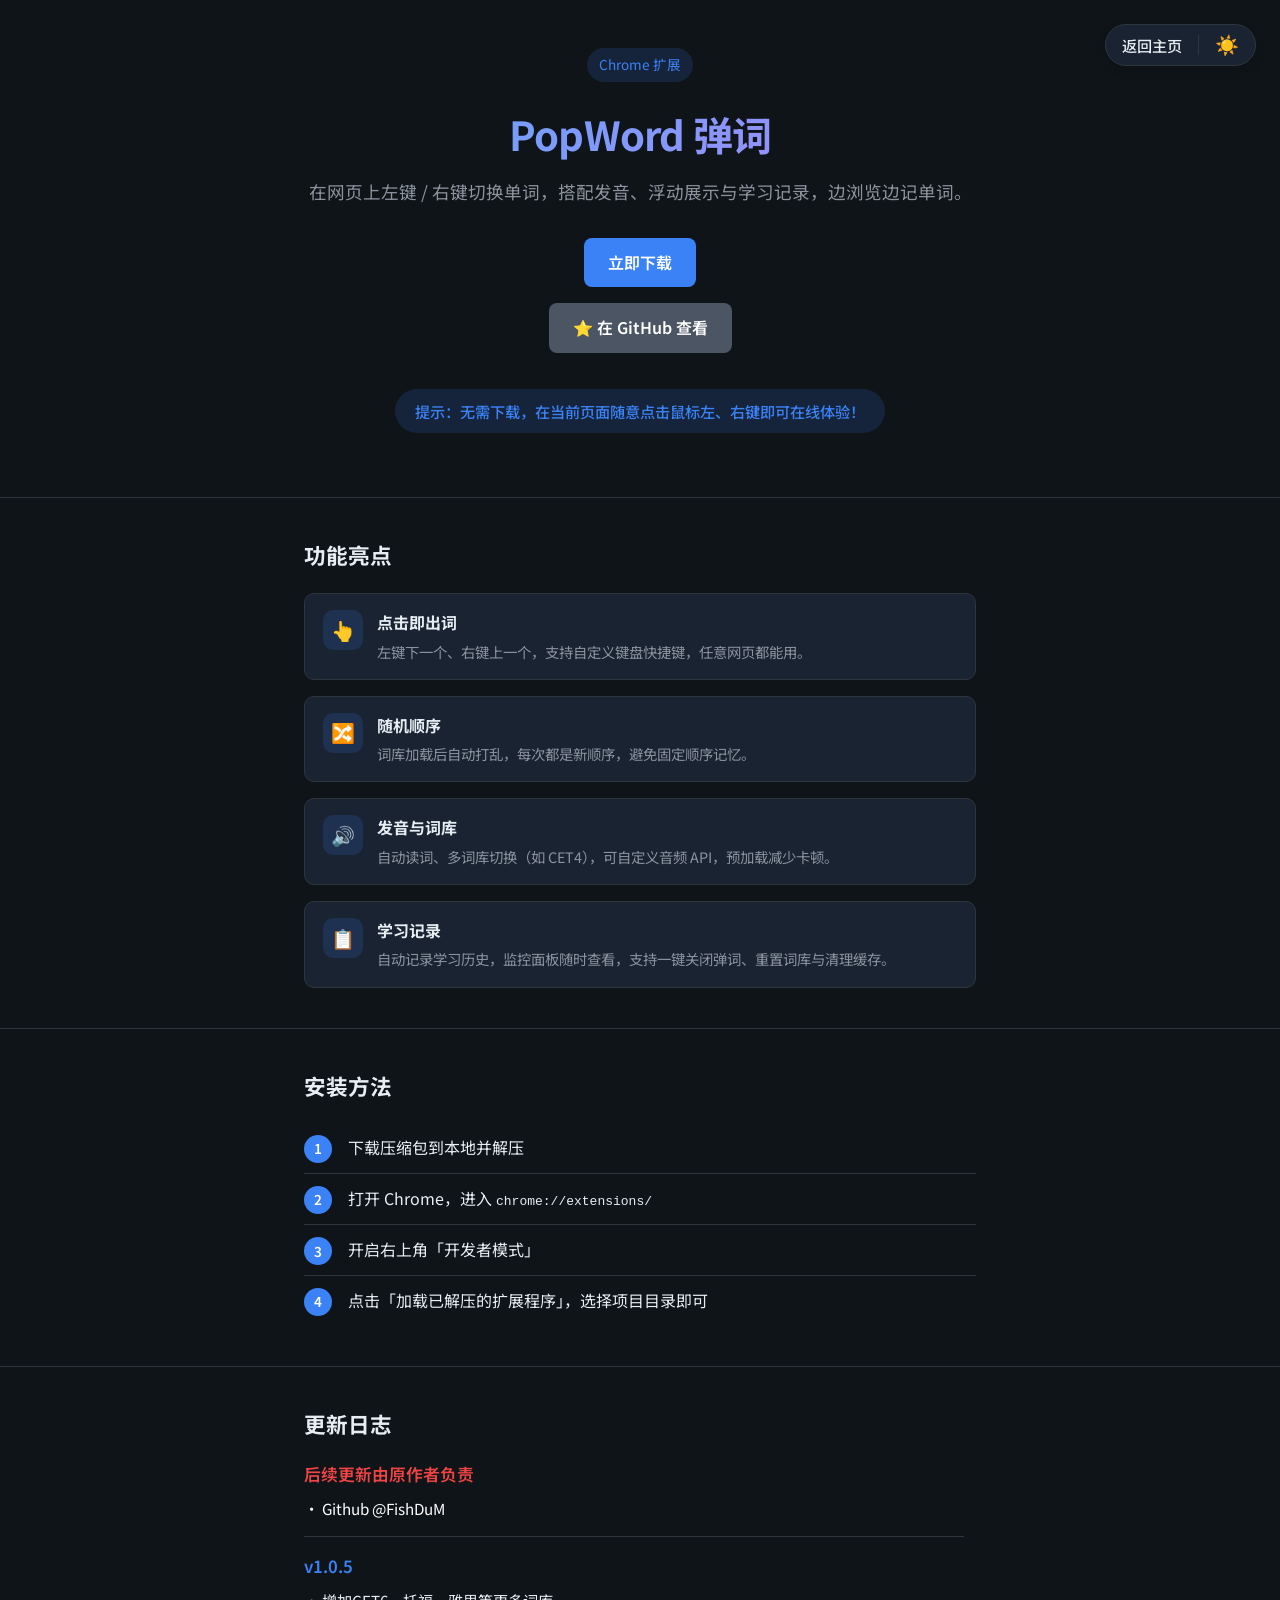
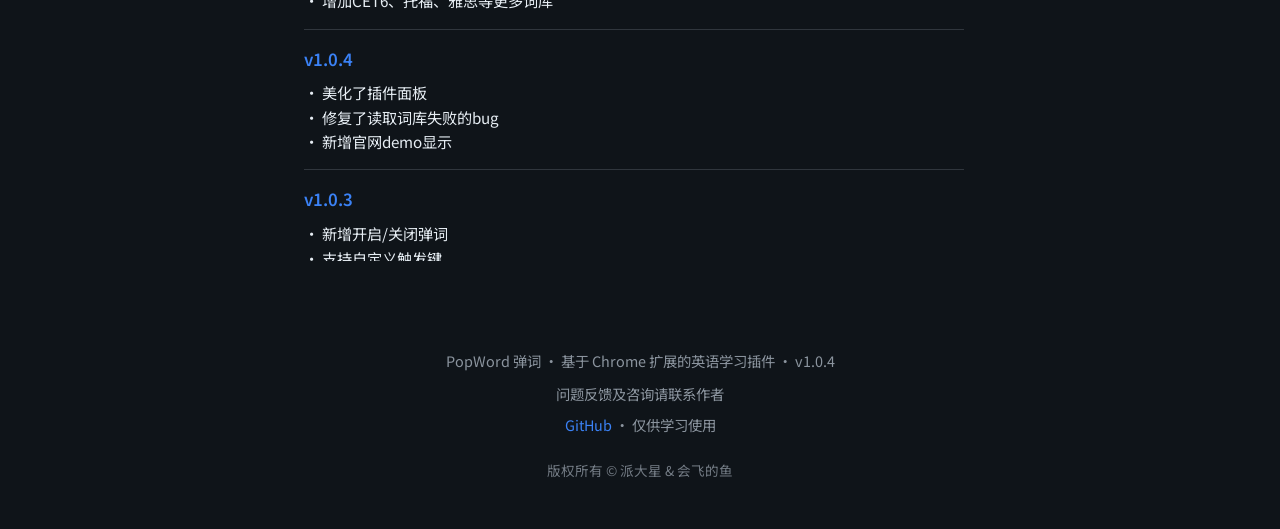
<file: popword/index.html>
<!doctype html>
<html lang="zh-CN">
  <head>
    <meta charset="UTF-8" />
    <meta name="viewport" content="width=device-width, initial-scale=1" />
    <title>PopWord 弹词 - 边浏览网页边记单词</title>
    <link rel="preconnect" href="https://fonts.googleapis.com" />
    <link rel="preconnect" href="https://fonts.gstatic.com" crossorigin />
    <link
      href="https://fonts.googleapis.com/css2?family=Noto+Sans+SC:wght@400;500;600;700&display=swap"
      rel="stylesheet"
    />
    <link rel="icon" href="https://fishdum.github.io/images/logo_white.png" />
    <style>
      :root {
        --bg: #0f1419;
        --surface: #1a2332;
        --accent: #3b82f6;
        --accent-soft: rgba(59, 130, 246, 0.15);
        --green: #22c55e;
        --text: #e6edf3;
        --text-muted: #8b949e;
        --border: #30363d;
      }

      body.light-mode {
        --bg: #f8fafc;
        --surface: #ffffff;
        --accent: #2563eb;
        --accent-soft: rgba(37, 99, 235, 0.1);
        --text: #0f1419;
        --text-muted: #64748b;
        --border: #e2e8f0;
      }

      * {
        box-sizing: border-box;
        margin: 0;
        padding: 0;
      }
      body {
        font-family:
          "Noto Sans SC",
          -apple-system,
          sans-serif;
        background: var(--bg);
        color: var(--text);
        line-height: 1.6;
        min-height: 100vh;
        transition:
          background-color 0.3s,
          color 0.3s;
      }

      .top-controls {
        position: absolute;
        top: 24px;
        right: 24px;
        display: flex;
        align-items: center;
        background: var(--surface);
        border: 1px solid var(--border);
        border-radius: 999px;
        overflow: hidden;
        z-index: 100;
        box-shadow: 0 4px 12px rgba(0, 0, 0, 0.1);
        transition:
          transform 0.2s ease,
          box-shadow 0.2s ease;
      }
      .top-controls:hover {
        transform: translateY(-2px);
        box-shadow: 0 6px 16px rgba(0, 0, 0, 0.15);
      }

      .nav-home {
        padding: 8px 16px;
        color: var(--text);
        text-decoration: none;
        font-size: 0.95rem;
        font-weight: 500;
        display: flex;
        align-items: center;
        gap: 6px;
        transition: background-color 0.2s;
      }
      .nav-home:hover {
        background-color: var(--accent-soft);
      }

      .control-divider {
        width: 1px;
        height: 20px;
        background-color: var(--border);
      }

      .theme-toggle {
        padding: 8px 16px;
        background: transparent;
        border: none;
        color: var(--text);
        font-size: 1.2rem;
        cursor: pointer;
        display: flex;
        align-items: center;
        justify-content: center;
        transition: background-color 0.2s;
      }
      .theme-toggle:hover {
        background-color: var(--accent-soft);
      }

      .container {
        max-width: 720px;
        margin: 0 auto;
        padding: 0 24px;
      }
      header {
        padding: 48px 0 64px;
        text-align: center;
        position: relative;
      }
      .logo {
        font-size: 2.5rem;
        font-weight: 700;
        letter-spacing: -0.02em;
        margin-bottom: 12px;
        background: linear-gradient(135deg, #60a5fa, #a78bfa);
        -webkit-background-clip: text;
        -webkit-text-fill-color: transparent;
        background-clip: text;
      }

      body.light-mode .logo {
        background: linear-gradient(135deg, #2563eb, #7c3aed);
        -webkit-background-clip: text;
        -webkit-text-fill-color: transparent;
        background-clip: text;
      }

      .tagline {
        font-size: 1.1rem;
        color: var(--text-muted);
        margin-bottom: 32px;
        font-weight: 400;
      }
      .cta {
        display: inline-flex;
        align-items: center;
        justify-content: center;
        gap: 8px;
        padding: 12px 24px;
        background: var(--accent);
        color: #fff;
        text-decoration: none;
        border-radius: 8px;
        font-weight: 600;
        font-size: 1rem;
        transition:
          transform 0.15s,
          box-shadow 0.15s;
      }
      .cta:hover {
        transform: translateY(-1px);
        box-shadow: 0 8px 24px var(--accent-soft);
      }
      .cta.secondary {
        background: var(--surface);
        color: var(--text);
        border: 1px solid var(--border);
      }
      .cta.secondary:hover {
        box-shadow: 0 4px 16px rgba(0, 0, 0, 0.2);
      }

      .cta.gray {
        background: #4b5563;
        color: #fff;
      }
      .cta.gray:hover {
        box-shadow: 0 8px 24px rgba(75, 85, 99, 0.35);
      }

      .hero-badge {
        display: inline-block;
        padding: 6px 12px;
        background: var(--accent-soft);
        color: var(--accent);
        border-radius: 999px;
        font-size: 0.85rem;
        margin-bottom: 20px;
      }

      .demo-hint {
        display: inline-flex;
        align-items: center;
        margin-top: 36px;
        padding: 10px 20px;
        background: var(--accent-soft);
        color: var(--accent);
        border-radius: 999px;
        font-size: 0.95rem;
        font-weight: 500;
        animation: pulse 2s infinite;
        cursor: default;
      }
      @keyframes pulse {
        0% {
          box-shadow: 0 0 0 0 rgba(59, 130, 246, 0.4);
        }
        70% {
          box-shadow: 0 0 0 10px rgba(59, 130, 246, 0);
        }
        100% {
          box-shadow: 0 0 0 0 rgba(59, 130, 246, 0);
        }
      }

      section {
        padding: 40px 0;
        border-top: 1px solid var(--border);
      }
      section h2 {
        font-size: 1.35rem;
        margin-bottom: 20px;
        color: var(--text);
      }
      .features {
        display: grid;
        gap: 16px;
      }
      .feature {
        display: flex;
        align-items: flex-start;
        gap: 14px;
        padding: 16px 18px;
        background: var(--surface);
        border-radius: 10px;
        border: 1px solid var(--border);
        transition:
          background-color 0.3s,
          border-color 0.3s;
      }
      .feature-icon {
        width: 40px;
        height: 40px;
        border-radius: 10px;
        background: var(--accent-soft);
        color: var(--accent);
        display: flex;
        align-items: center;
        justify-content: center;
        font-size: 1.2rem;
        flex-shrink: 0;
      }
      .feature h3 {
        font-size: 1rem;
        margin-bottom: 4px;
      }
      .feature p {
        font-size: 0.9rem;
        color: var(--text-muted);
      }

      .steps {
        list-style: none;
        counter-reset: step;
      }
      .steps li {
        counter-increment: step;
        padding: 12px 0 12px 44px;
        position: relative;
        border-bottom: 1px solid var(--border);
      }
      .steps li:last-child {
        border-bottom: none;
      }
      .steps li::before {
        content: counter(step);
        position: absolute;
        left: 0;
        width: 28px;
        height: 28px;
        background: var(--accent);
        color: #fff;
        border-radius: 50%;
        display: flex;
        align-items: center;
        justify-content: center;
        font-size: 0.85rem;
        font-weight: 600;
      }

      .changelog-box {
        max-height: 400px;
        overflow-y: auto;
        padding-right: 12px;
      }

      .changelog-box::-webkit-scrollbar {
        width: 6px;
      }
      .changelog-box::-webkit-scrollbar-track {
        background: transparent;
      }
      .changelog-box::-webkit-scrollbar-thumb {
        background: var(--border);
        border-radius: 10px;
      }
      .changelog-box::-webkit-scrollbar-thumb:hover {
        background: var(--text-muted);
      }

      .changelog-list {
        list-style: none;
      }
      .changelog-list li {
        padding: 16px 0;
        border-bottom: 1px solid var(--border);
      }
      .changelog-list li:first-child {
        padding-top: 0;
      }
      .changelog-list li:last-child {
        padding-bottom: 0;
        border-bottom: none;
      }

      .version-header {
        display: flex;
        align-items: baseline;
        gap: 12px;
        margin-bottom: 8px;
      }

      .version-badge {
        font-size: 1.05rem;
        font-weight: 600;
      }

      .blue {
        color: var(--accent);
      }
      .red {
        color: #ef4444;
      }
      .changelog-list p {
        font-size: 0.95rem;
        color: var(--text);
        line-height: 1.6;
      }

      footer {
        padding: 48px 0;
        text-align: center;
        color: var(--text-muted);
        font-size: 0.9rem;
      }
      footer a {
        color: var(--accent);
        text-decoration: none;
      }
      footer a:hover {
        text-decoration: underline;
      }

      .btn-group {
        display: flex;
        flex-direction: column;
        align-items: center;
        gap: 16px;
        margin-top: 24px;
      }

      .copyright {
        margin-top: 24px;
        font-size: 0.85rem;
        color: var(--text-muted);
        opacity: 0.8;
      }

      @media (max-width: 600px) {
        .top-controls {
          position: relative;
          top: 0;
          right: 0;
          margin: 24px auto 0;
          width: max-content;
        }
        header {
          padding-top: 32px;
        }
        .demo-hint {
          font-size: 0.85rem;
          padding: 8px 16px;
        }
      }
    </style>
  </head>
  <body>
    <div class="top-controls">
      <a href="http://www.pdxstudio.site/" class="nav-home" title="返回主页"
        >返回主页</a
      >
      <div class="control-divider"></div>
      <button id="theme-toggle" class="theme-toggle" title="切换日间/夜间模式">
        ☀️
      </button>
    </div>

    <header>
      <div class="container">
        <span class="hero-badge">Chrome 扩展</span>
        <h1 class="logo">PopWord 弹词</h1>
        <p class="tagline">
          在网页上左键 /
          右键切换单词，搭配发音、浮动展示与学习记录，边浏览边记单词。
        </p>
        <div class="btn-group">
          <a href="http://www.pdxstudio.site/popword/PopWord_1.0.5.zip" class="cta" target="_self" rel="noopener"
            >立即下载</a
          >
          <a
            href="https://github.com/FishDuM/PopWord"
            class="cta gray"
            target="_blank"
            rel="noopener"
            >⭐ 在 GitHub 查看</a
          >
        </div>
        <div>
          <span class="demo-hint"
            >
            提示：无需下载，在当前页面随意点击鼠标左、右键即可在线体验！</span
          >
        </div>
      </div>
    </header>

    <section>
      <div class="container">
        <h2>功能亮点</h2>
        <div class="features">
          <div class="feature">
            <div class="feature-icon">👆</div>
            <div>
              <h3>点击即出词</h3>
              <p>
                左键下一个、右键上一个，支持自定义键盘快捷键，任意网页都能用。
              </p>
            </div>
          </div>
          <div class="feature">
            <div class="feature-icon">🔀</div>
            <div>
              <h3>随机顺序</h3>
              <p>词库加载后自动打乱，每次都是新顺序，避免固定顺序记忆。</p>
            </div>
          </div>
          <div class="feature">
            <div class="feature-icon">🔊</div>
            <div>
              <h3>发音与词库</h3>
              <p>
                自动读词、多词库切换（如 CET4），可自定义音频
                API，预加载减少卡顿。
              </p>
            </div>
          </div>
          <div class="feature">
            <div class="feature-icon">📋</div>
            <div>
              <h3>学习记录</h3>
              <p>
                自动记录学习历史，监控面板随时查看，支持一键关闭弹词、重置词库与清理缓存。
              </p>
            </div>
          </div>
        </div>
      </div>
    </section>

    <section id="install">
      <div class="container">
        <h2>安装方法</h2>
        <ol class="steps">
          <li>下载压缩包到本地并解压</li>
          <li>打开 Chrome，进入 <code>chrome://extensions/</code></li>
          <li>开启右上角「开发者模式」</li>
          <li>点击「加载已解压的扩展程序」，选择项目目录即可</li>
        </ol>
      </div>
    </section>

    <section id="changelog">
      <div class="container">
        <h2>更新日志</h2>
        <div class="changelog-box">
          <ul class="changelog-list">
            <li>
                <div class="version-header">
                <span class="version-badge red">后续更新由原作者负责</span>
              </div>
              <p style="color: white;">
  • Github  @<a class="author" href="https://github.com/FishDuM" target="_blank" style="color: white; text-decoration: none;">FishDuM</a>
</p>
            </li>
            
            <li>
              <div class="version-header">
                <span class="version-badge blue">v1.0.5</span>
              </div>
              <p>
                • 增加CET6、托福、雅思等更多词库
              </p>
            </li>

            <li>
              <div class="version-header">
                <span class="version-badge blue">v1.0.4</span>
              </div>
              <p>
                • 美化了插件面板<br />• 修复了读取词库失败的bug<br />•
                新增官网demo显示
              </p>
            </li>

            <li>
              <div class="version-header">
                <span class="version-badge blue">v1.0.3</span>
              </div>
              <p>
                • 新增开启/关闭弹词<br />• 支持自定义触发键<br />•
                修复错误的图标格式
              </p>
            </li>

            <li>
              <div class="version-header">
                <span class="version-badge blue">v1.0.2</span>
              </div>
              <p>
                • 优化了音频预加载逻辑，切换单词时发音更流畅。<br />•
                修改了部分错别字和提示文案。
              </p>
            </li>

            <li>
              <div class="version-header">
                <span class="version-badge blue">v1.0.1</span>
              </div>
              <p>• 建立PopWord官网<br />• 为扩展上传ico图标</p>
            </li>

            <li>
              <div class="version-header">
                <span class="version-badge blue">v1.0.0</span>
              </div>
              <p>
                • PopWord 弹词首个版本正式在 GitHub 开源发布！<br />•
                支持基础的发音、四级词库、随机出词等核心功能。
              </p>
            </li>
          </ul>
        </div>
      </div>
    </section>

    <footer>
      <div class="container">
        <p style="margin-bottom: 10px">
          PopWord 弹词 · 基于 Chrome 扩展的英语学习插件 ·  v1.0.4
        </p>
        <p>问题反馈及咨询请联系作者</p>
        <p style="margin-top: 8px">
          <a href="https://github.com/FishDuM">GitHub</a> · 仅供学习使用
        </p>
        <p class="copyright">版权所有 &copy; 派大星 & 会飞的鱼</p>
      </div>
    </footer>

    <script src="./popword.js"></script>
    <script>
      const themeToggleBtn = document.getElementById("theme-toggle");
      const body = document.body;

      const currentTheme = localStorage.getItem("theme");

      if (currentTheme === "light") {
        body.classList.add("light-mode");
        themeToggleBtn.textContent = "🌙";
      }

      themeToggleBtn.addEventListener("click", () => {
        body.classList.toggle("light-mode");

        if (body.classList.contains("light-mode")) {
          themeToggleBtn.textContent = "🌙";
          localStorage.setItem("theme", "light");
        } else {
          themeToggleBtn.textContent = "☀️";
          localStorage.setItem("theme", "dark");
        }
      });
    </script>
  </body>
</html>
</file>
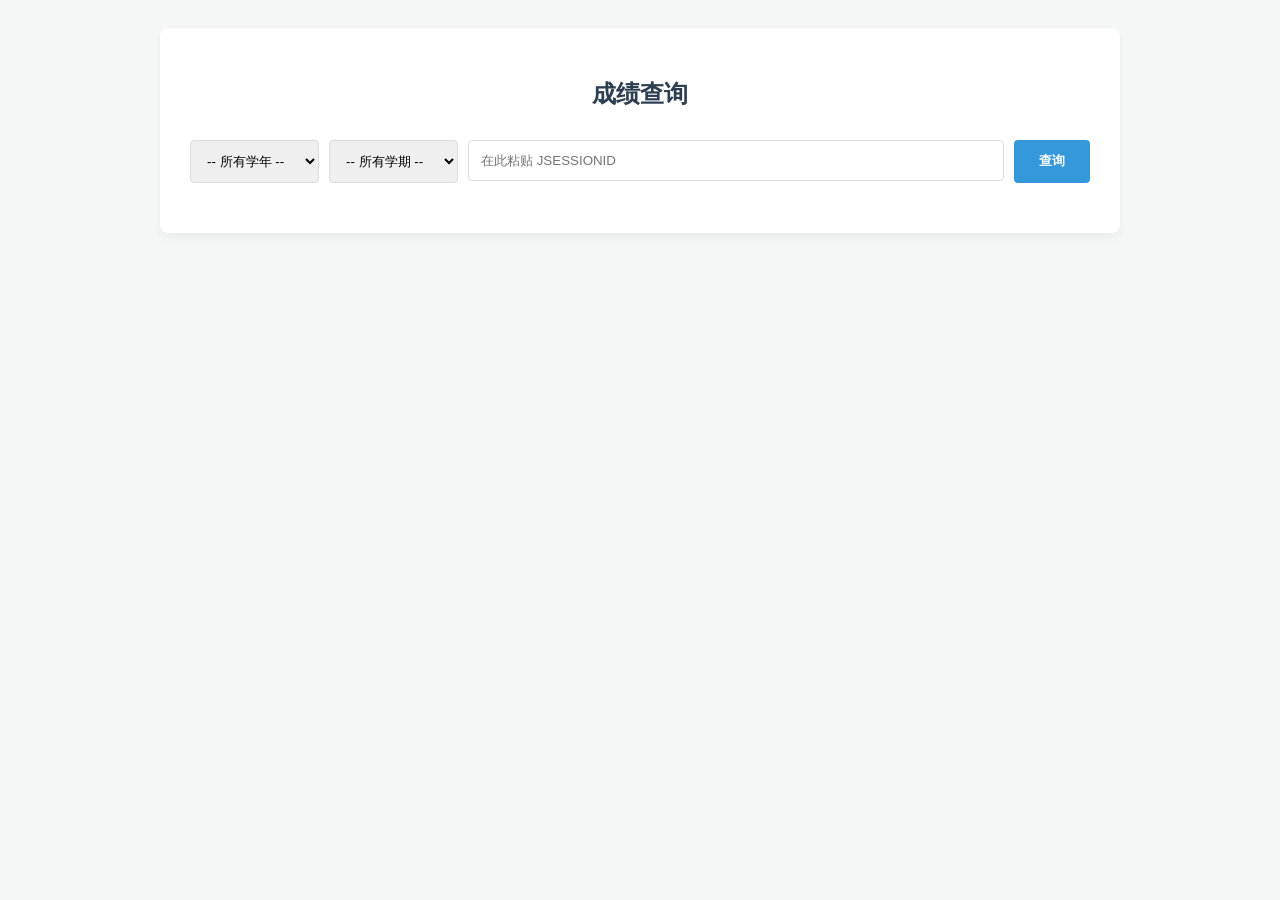
<file: score/index.html>
<!DOCTYPE html>
<html lang="zh-CN">
<head>
    <meta charset="UTF-8">
    <meta name="viewport" content="width=device-width, initial-scale=1.0">
    <title>成绩查询</title>
    <style>
        body { font-family: 'Segoe UI', sans-serif; background-color: #f4f7f6; padding: 20px; color: #333; }
        .container { max-width: 900px; margin: 0 auto; background: #fff; padding: 30px; border-radius: 8px; box-shadow: 0 4px 10px rgba(0,0,0,0.05); }

        .controls-wrapper { display: flex; flex-wrap: wrap; gap: 10px; margin-bottom: 20px; }
        .input-group { flex: 2; min-width: 250px; }
        .select-group { flex: 1; display: flex; gap: 10px; min-width: 200px; }

        input[type="text"], select { width: 100%; padding: 12px; border: 1px solid #ddd; border-radius: 4px; outline: none; box-sizing: border-box; }
        input[type="text"]:focus, select:focus { border-color: #3498db; }

        button { padding: 12px 25px; background: #3498db; color: white; border: none; border-radius: 4px; cursor: pointer; font-weight: bold; white-space: nowrap; }
        button:hover { background: #2980b9; }
        button:disabled { background: #ccc; cursor: not-allowed; }

        .gpa-card {
            background-color: #f8f9fa;
            border: 1px solid #e1e4e8;
            color: #333;
            padding: 25px 20px;
            border-radius: 8px;
            margin-bottom: 25px;
            display: none;
        }
        .gpa-flex { display: flex; justify-content: space-around; text-align: center; }

        .gpa-item h3 { font-size: 36px; margin: 0; font-weight: 700; color: #3498db; }
        .gpa-item p { margin: 5px 0 0; color: #666; font-size: 14px; font-weight: 500; }

        table { width: 100%; border-collapse: collapse; margin-top: 10px; }
        
        th, td {
            padding: 12px 15px;
            text-align: center;
            border-bottom: 1px solid #eee;
        }
        
        th:first-child, td:first-child {
            text-align: left;
        }

        th { background-color: #f8f9fa; color: #666; font-weight: 600; border-bottom: 2px solid #e1e4e8; }

        .score-pass { color: #333; }
        .score-excellent { color: #27ae60; font-weight: bold; }
        .score-fail { color: #e74c3c; font-weight: bold; }

        .loading { text-align: center; color: #666; margin-top: 20px; display: none; }
        .error-msg { color: #e74c3c; background: #fdedec; padding: 10px; border-radius: 4px; margin-bottom: 15px; display: none; }
    </style>
</head>
<body>

<div class="container">
    <h2 style="text-align: center; margin-bottom: 30px; color: #2c3e50;">成绩查询</h2>

    <div id="errorBox" class="error-msg"></div>

    <div class="controls-wrapper">
        <div class="select-group">
            <select id="xnSelect">
                <option value="">-- 所有学年 --</option>
            </select>
            <select id="xqSelect">
                <option value="">-- 所有学期 --</option>
                <option value="3">第一学期 (秋)</option>
                <option value="12">第二学期 (春)</option>
                <option value="16">短学期</option>
            </select>
        </div>

        <div class="input-group">
            <input type="text" id="cookieInput" placeholder="在此粘贴 JSESSIONID">
        </div>

        <button id="searchBtn" onclick="fetchGrades()">查询</button>
    </div>

    <div id="gpaBox" class="gpa-card">
        <div class="gpa-flex">
            <div class="gpa-item">
                <h3 id="displayGpa">0.00</h3>
                <p>平均学分绩点 (GPA)</p>
            </div>
            <div class="gpa-item">
                <h3 id="displayCredits" style="color: #555;">0</h3> <p>获得总学分</p>
            </div>
            <div class="gpa-item">
                <h3 id="displayPoints" style="color: #555;">0</h3>
                <p>绩点总和</p>
            </div>
        </div>
    </div>

    <div id="loading" class="loading">正在查询中...</div>

    <div id="resultArea" style="display: none;">
        <table>
            <thead>
            <tr>
                <th>课程名称</th>
                <th>学分</th>
                <th>成绩</th>
                <th>绩点</th>
                <th>学分绩点</th>
                <th>性质</th>
            </tr>
            </thead>
            <tbody id="tableBody"></tbody>
        </table>
    </div>
</div>

<script>

    window.addEventListener('load', function() {
        initYears();


        const savedCookie = localStorage.getItem('lcu_jw_cookie');
        if (savedCookie) {
            document.getElementById('cookieInput').value = savedCookie;
            fetchGrades();
        }
    });
    
    function initYears() {
        const select = document.getElementById('xnSelect');
        const currentYear = new Date().getFullYear();
        for (let i = 0; i < 5; i++) {
            let year = currentYear - i;
            let option = document.createElement('option');
            option.value = year;
            option.text = `${year}-${year+1}学年`;
            select.appendChild(option);
        }
    }

    async function fetchGrades() {
        const cookieInput = document.getElementById('cookieInput');
        const cookie = cookieInput.value.trim();
        const xnm = document.getElementById('xnSelect').value;
        const xqm = document.getElementById('xqSelect').value;

        const btn = document.getElementById('searchBtn');
        const loading = document.getElementById('loading');
        const resultArea = document.getElementById('resultArea');
        const gpaBox = document.getElementById('gpaBox');
        const errorBox = document.getElementById('errorBox');

        errorBox.style.display = 'none';
        resultArea.style.display = 'none';
        gpaBox.style.display = 'none';

        if (!cookie) {
            showError("请先填写 Cookie！");
            return;
        }

        btn.disabled = true;
        btn.innerText = "查询中...";
        loading.style.display = 'block';

        try {
            const formData = new FormData();
            formData.append('cookie', cookie);
            formData.append('xnm', xnm);
            formData.append('xqm', xqm);

            const response = await fetch('../api/score.php', {
                method: 'POST',
                body: formData
            });

            const data = await response.json();

            if (data.status === 'error') {
                if(data.msg.includes('过期') || data.msg.includes('异常')) {
                    localStorage.removeItem('lcu_jw_cookie');
                }
                throw new Error(data.msg);
            }

            localStorage.setItem('lcu_jw_cookie', cookie);


            if (data.items && data.items.length > 0) {
                renderTable(data.items);
                renderGPA(data.calculated_data);
                resultArea.style.display = 'block';
                gpaBox.style.display = 'block';
            } else {
                showError("查询成功，但该时间段内没有成绩数据。");
            }

        } catch (err) {
            showError(err.message || "请求失败");
        } finally {
            loading.style.display = 'none';
            btn.disabled = false;
            btn.innerText = "查询";
        }
    }

    function renderGPA(data) {
        if(!data) return;

        const gpaValue = parseFloat(data.average_gpa);
        const gpaEl = document.getElementById('displayGpa');

        gpaEl.innerText = data.average_gpa;

        if (gpaValue < 2.0) {
            gpaEl.style.color = '#e74c3c';
        } else if (gpaValue > 4.0) {
            gpaEl.style.color = '#27ae60';
        } else {
            gpaEl.style.color = '#3498db';
        }

        document.getElementById('displayCredits').innerText = data.total_credits;
        document.getElementById('displayPoints').innerText = data.total_credit_points;
    }

    function renderTable(items) {
        const tbody = document.getElementById('tableBody');
        tbody.innerHTML = '';

        items.forEach(item => {
            const tr = document.createElement('tr');

            let score = parseFloat(item.cj);
            let scoreClass = 'score-pass';

            if (!isNaN(score)) {
                if (score < 60) scoreClass = 'score-fail';
                else if (score >= 90) scoreClass = 'score-excellent';
            } else {
                if (item.cj.includes("不及格") || item.cj.includes("不通过")) {
                    scoreClass = 'score-fail';
                }
            }

            let xfjd = item.xfjd !== undefined ? item.xfjd : (parseFloat(item.xf) * parseFloat(item.jd)).toFixed(1);

            tr.innerHTML = `
                <td>${item.kcmc}</td>
                <td>${item.xf}</td>
                <td class="${scoreClass}">${item.cj}</td>
                <td>${item.jd}</td>
                <td>${xfjd}</td>
                <td><span style="font-size:12px; background:#eee; padding:2px 6px; border-radius:4px; color:#555;">${item.kcxzmc}</span></td>
            `;
            tbody.appendChild(tr);
        });
    }

    function showError(msg) {
        const errorBox = document.getElementById('errorBox');
        errorBox.innerText = msg;
        errorBox.style.display = 'block';
    }
</script>

</body>
</html>
</file>
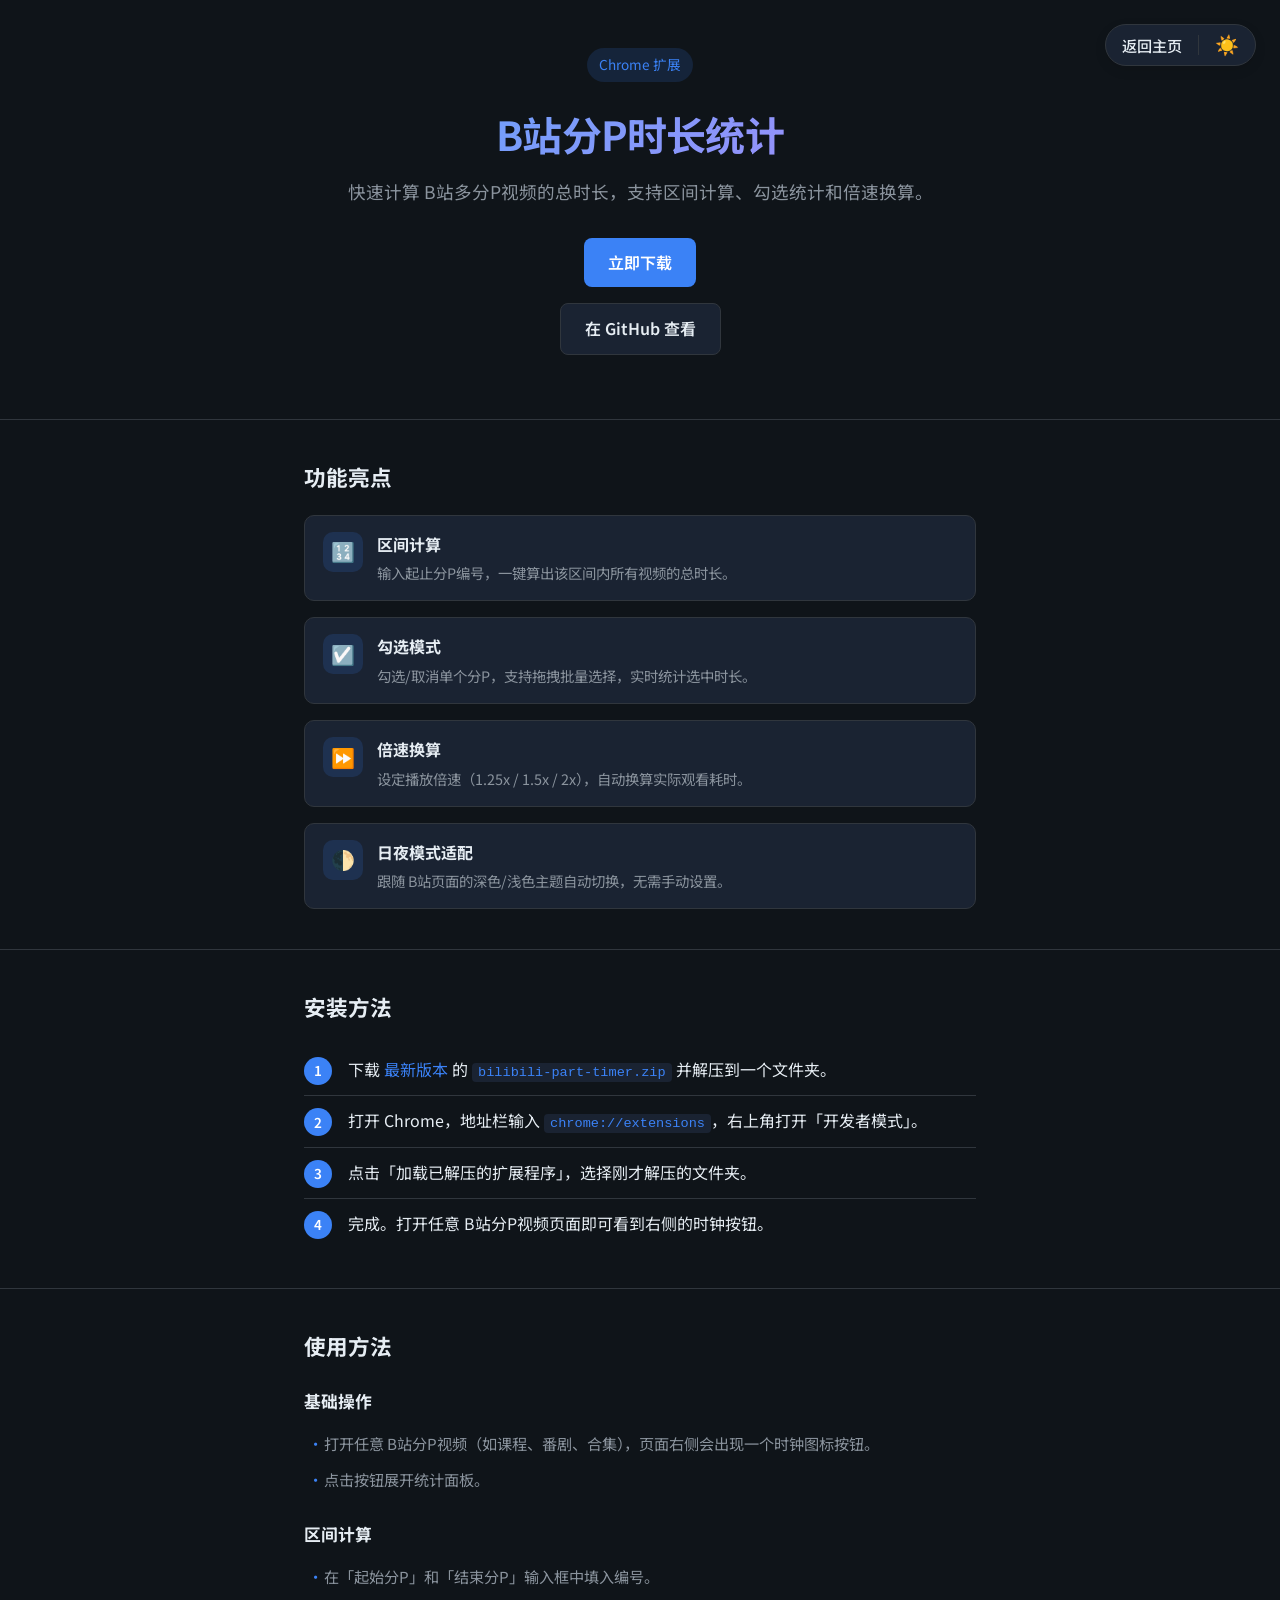
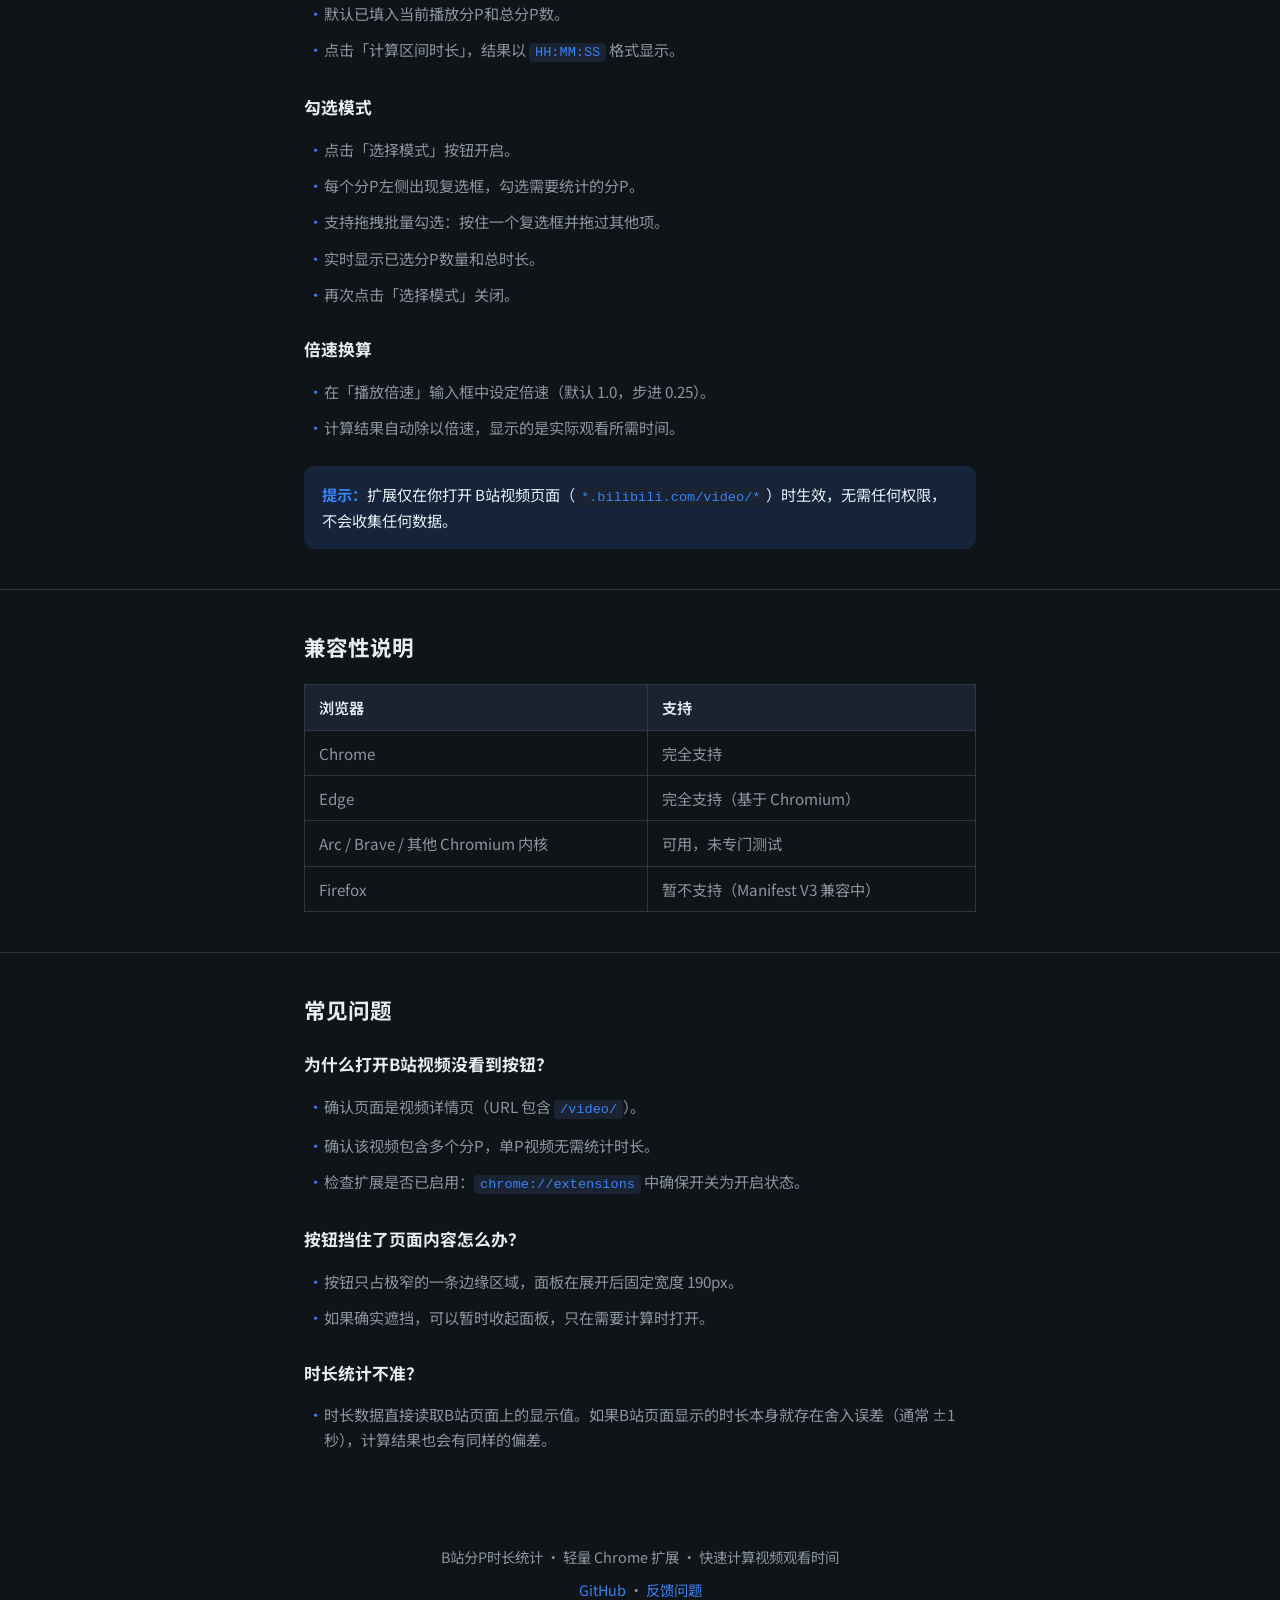
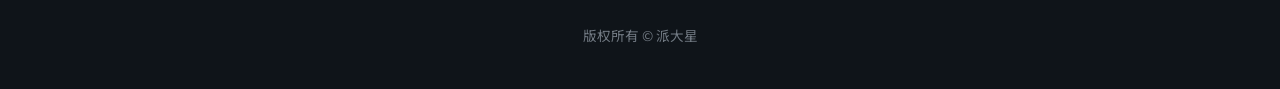
<file: timer/index.html>
<!doctype html>
<html lang="zh-CN">
  <head>
    <meta charset="UTF-8" />
    <meta name="viewport" content="width=device-width, initial-scale=1" />
    <title>B站分P时长统计</title>
    <link rel="preconnect" href="https://fonts.googleapis.com" />
    <link rel="preconnect" href="https://fonts.gstatic.com" crossorigin />
    <link
      href="https://fonts.googleapis.com/css2?family=Noto+Sans+SC:wght@400;500;600;700&display=swap"
      rel="stylesheet"
    />
    <style>
      :root {
        --bg: #0f1419;
        --surface: #1a2332;
        --accent: #3b82f6;
        --accent-soft: rgba(59, 130, 246, 0.15);
        --green: #22c55e;
        --text: #e6edf3;
        --text-muted: #8b949e;
        --border: #30363d;
      }

      body.light-mode {
        --bg: #f8fafc;
        --surface: #ffffff;
        --accent: #2563eb;
        --accent-soft: rgba(37, 99, 235, 0.1);
        --text: #0f1419;
        --text-muted: #64748b;
        --border: #e2e8f0;
      }

      * {
        box-sizing: border-box;
        margin: 0;
        padding: 0;
      }
      body {
        font-family:
          "Noto Sans SC",
          -apple-system,
          sans-serif;
        background: var(--bg);
        color: var(--text);
        line-height: 1.6;
        min-height: 100vh;
        transition:
          background-color 0.3s,
          color 0.3s;
      }

      .top-controls {
        position: absolute;
        top: 24px;
        right: 24px;
        display: flex;
        align-items: center;
        background: var(--surface);
        border: 1px solid var(--border);
        border-radius: 999px;
        overflow: hidden;
        z-index: 100;
        box-shadow: 0 4px 12px rgba(0, 0, 0, 0.1);
        transition:
          transform 0.2s ease,
          box-shadow 0.2s ease;
      }
      .top-controls:hover {
        transform: translateY(-2px);
        box-shadow: 0 6px 16px rgba(0, 0, 0, 0.15);
      }

      .nav-home {
        padding: 8px 16px;
        color: var(--text);
        text-decoration: none;
        font-size: 0.95rem;
        font-weight: 500;
        display: flex;
        align-items: center;
        gap: 6px;
        transition: background-color 0.2s;
      }
      .nav-home:hover {
        background-color: var(--accent-soft);
      }

      .control-divider {
        width: 1px;
        height: 20px;
        background-color: var(--border);
      }

      .theme-toggle {
        padding: 8px 16px;
        background: transparent;
        border: none;
        color: var(--text);
        font-size: 1.2rem;
        cursor: pointer;
        display: flex;
        align-items: center;
        justify-content: center;
        transition: background-color 0.2s;
      }
      .theme-toggle:hover {
        background-color: var(--accent-soft);
      }

      .container {
        max-width: 720px;
        margin: 0 auto;
        padding: 0 24px;
      }
      header {
        padding: 48px 0 64px;
        text-align: center;
        position: relative;
      }
      .logo {
        font-size: 2.5rem;
        font-weight: 700;
        letter-spacing: -0.02em;
        margin-bottom: 12px;
        background: linear-gradient(135deg, #60a5fa, #a78bfa);
        -webkit-background-clip: text;
        -webkit-text-fill-color: transparent;
        background-clip: text;
      }

      body.light-mode .logo {
        background: linear-gradient(135deg, #2563eb, #7c3aed);
        -webkit-background-clip: text;
        -webkit-text-fill-color: transparent;
        background-clip: text;
      }

      .tagline {
        font-size: 1.1rem;
        color: var(--text-muted);
        margin-bottom: 32px;
        font-weight: 400;
      }
      .cta {
        display: inline-flex;
        align-items: center;
        justify-content: center;
        gap: 8px;
        padding: 12px 24px;
        background: var(--accent);
        color: #fff;
        text-decoration: none;
        border-radius: 8px;
        font-weight: 600;
        font-size: 1rem;
        transition:
          transform 0.15s,
          box-shadow 0.15s;
      }
      .cta:hover {
        transform: translateY(-1px);
        box-shadow: 0 8px 24px var(--accent-soft);
      }
      .cta.secondary {
        background: var(--surface);
        color: var(--text);
        border: 1px solid var(--border);
      }
      .cta.secondary:hover {
        box-shadow: 0 4px 16px rgba(0, 0, 0, 0.2);
      }

      .hero-badge {
        display: inline-block;
        padding: 6px 12px;
        background: var(--accent-soft);
        color: var(--accent);
        border-radius: 999px;
        font-size: 0.85rem;
        margin-bottom: 20px;
      }

      .btn-group {
        display: flex;
        flex-direction: column;
        align-items: center;
        gap: 16px;
        margin-top: 24px;
      }

      section {
        padding: 40px 0;
        border-top: 1px solid var(--border);
      }
      section h2 {
        font-size: 1.35rem;
        margin-bottom: 20px;
        color: var(--text);
      }
      .features {
        display: grid;
        gap: 16px;
      }
      .feature {
        display: flex;
        align-items: flex-start;
        gap: 14px;
        padding: 16px 18px;
        background: var(--surface);
        border-radius: 10px;
        border: 1px solid var(--border);
        transition:
          background-color 0.3s,
          border-color 0.3s;
      }
      .feature-icon {
        width: 40px;
        height: 40px;
        border-radius: 10px;
        background: var(--accent-soft);
        color: var(--accent);
        display: flex;
        align-items: center;
        justify-content: center;
        font-size: 1.2rem;
        flex-shrink: 0;
      }
      .feature h3 {
        font-size: 1rem;
        margin-bottom: 4px;
      }
      .feature p {
        font-size: 0.9rem;
        color: var(--text-muted);
      }

      .steps {
        list-style: none;
        counter-reset: step;
      }
      .steps li {
        counter-increment: step;
        padding: 12px 0 12px 44px;
        position: relative;
        border-bottom: 1px solid var(--border);
      }
      .steps li:last-child {
        border-bottom: none;
      }
      .steps li::before {
        content: counter(step);
        position: absolute;
        left: 0;
        width: 28px;
        height: 28px;
        background: var(--accent);
        color: #fff;
        border-radius: 50%;
        display: flex;
        align-items: center;
        justify-content: center;
        font-size: 0.85rem;
        font-weight: 600;
      }

      .note {
        background: var(--accent-soft);
        border-radius: 10px;
        padding: 16px 18px;
        font-size: 0.95rem;
        color: var(--text);
        margin-top: 20px;
      }

      .note strong {
        color: var(--accent);
      }

      table {
        width: 100%;
        border-collapse: collapse;
        margin-top: 12px;
      }
      table th, table td {
        border: 1px solid var(--border);
        padding: 10px 14px;
        text-align: left;
        font-size: 0.95rem;
      }
      table th {
        background: var(--surface);
        font-weight: 600;
      }
      table td {
        color: var(--text-muted);
      }

      .subsection {
        margin-top: 24px;
      }
      .subsection h3 {
        font-size: 1.05rem;
        margin-bottom: 10px;
        color: var(--text);
      }

      ul {
        list-style: none;
        padding: 0;
      }
      ul li {
        padding: 6px 0 6px 20px;
        position: relative;
        font-size: 0.95rem;
        color: var(--text-muted);
      }
      ul li::before {
        content: "•";
        position: absolute;
        left: 4px;
        color: var(--accent);
      }

      code {
        background: var(--surface);
        padding: 2px 6px;
        border-radius: 4px;
        font-size: 0.85rem;
        font-family: "SF Mono", "Fira Code", "Consolas", monospace;
        color: var(--accent);
      }

      a {
        color: var(--accent);
        text-decoration: none;
      }
      a:hover {
        text-decoration: underline;
      }

      footer {
        padding: 48px 0;
        text-align: center;
        color: var(--text-muted);
        font-size: 0.9rem;
      }
      footer a {
        color: var(--accent);
        text-decoration: none;
      }
      footer a:hover {
        text-decoration: underline;
      }

      .copyright {
        margin-top: 24px;
        font-size: 0.85rem;
        color: var(--text-muted);
        opacity: 0.8;
      }

      @media (max-width: 600px) {
        .top-controls {
          position: relative;
          top: 0;
          right: 0;
          margin: 24px auto 0;
          width: max-content;
        }
        header {
          padding-top: 32px;
        }
      }
    </style>
  </head>
  <body>
    <div class="top-controls">
      <a href="http://www.pdxstudio.site/" class="nav-home" title="返回主页"
        >返回主页</a
      >
      <div class="control-divider"></div>
      <button id="theme-toggle" class="theme-toggle" title="切换日间/夜间模式">
        ☀️
      </button>
    </div>

    <header>
      <div class="container">
        <span class="hero-badge">Chrome 扩展</span>
        <h1 class="logo">B站分P时长统计</h1>
        <p class="tagline">
          快速计算 B站多分P视频的总时长，支持区间计算、勾选统计和倍速换算。
        </p>
        <div class="btn-group">
          <a href="https://github.com/AmaneKanata/bilibili-part-timer/releases" class="cta">立即下载</a>
          <a
            href="https://github.com/AmaneKanata/bilibili-part-timer"
            class="cta secondary"
            target="_blank"
            rel="noopener"
            >在 GitHub 查看</a
          >
        </div>
      </div>
    </header>

    <section>
      <div class="container">
        <h2>功能亮点</h2>
        <div class="features">
          <div class="feature">
            <div class="feature-icon">🔢</div>
            <div>
              <h3>区间计算</h3>
              <p>
                输入起止分P编号，一键算出该区间内所有视频的总时长。
              </p>
            </div>
          </div>
          <div class="feature">
            <div class="feature-icon">☑️</div>
            <div>
              <h3>勾选模式</h3>
              <p>
                勾选/取消单个分P，支持拖拽批量选择，实时统计选中时长。
              </p>
            </div>
          </div>
          <div class="feature">
            <div class="feature-icon">⏩</div>
            <div>
              <h3>倍速换算</h3>
              <p>
                设定播放倍速（1.25x / 1.5x / 2x），自动换算实际观看耗时。
              </p>
            </div>
          </div>
          <div class="feature">
            <div class="feature-icon">🌓</div>
            <div>
              <h3>日夜模式适配</h3>
              <p>
                跟随 B站页面的深色/浅色主题自动切换，无需手动设置。
              </p>
            </div>
          </div>
        </div>
      </div>
    </section>

    <section id="install">
      <div class="container">
        <h2>安装方法</h2>
        <ol class="steps">
          <li>下载 <a href="https://github.com/AmaneKanata/bilibili-part-timer/releases">最新版本</a> 的 <code>bilibili-part-timer.zip</code> 并解压到一个文件夹。</li>
          <li>打开 Chrome，地址栏输入 <code>chrome://extensions</code>，右上角打开「开发者模式」。</li>
          <li>点击「加载已解压的扩展程序」，选择刚才解压的文件夹。</li>
          <li>完成。打开任意 B站分P视频页面即可看到右侧的时钟按钮。</li>
        </ol>
      </div>
    </section>

    <section id="usage">
      <div class="container">
        <h2>使用方法</h2>

        <div class="subsection">
          <h3>基础操作</h3>
          <ul>
            <li>打开任意 B站分P视频（如课程、番剧、合集），页面右侧会出现一个时钟图标按钮。</li>
            <li>点击按钮展开统计面板。</li>
          </ul>
        </div>

        <div class="subsection">
          <h3>区间计算</h3>
          <ul>
            <li>在「起始分P」和「结束分P」输入框中填入编号。</li>
            <li>默认已填入当前播放分P和总分P数。</li>
            <li>点击「计算区间时长」，结果以 <code>HH:MM:SS</code> 格式显示。</li>
          </ul>
        </div>

        <div class="subsection">
          <h3>勾选模式</h3>
          <ul>
            <li>点击「选择模式」按钮开启。</li>
            <li>每个分P左侧出现复选框，勾选需要统计的分P。</li>
            <li>支持拖拽批量勾选：按住一个复选框并拖过其他项。</li>
            <li>实时显示已选分P数量和总时长。</li>
            <li>再次点击「选择模式」关闭。</li>
          </ul>
        </div>

        <div class="subsection">
          <h3>倍速换算</h3>
          <ul>
            <li>在「播放倍速」输入框中设定倍速（默认 1.0，步进 0.25）。</li>
            <li>计算结果自动除以倍速，显示的是实际观看所需时间。</li>
          </ul>
        </div>

        <div class="note">
          <strong>提示：</strong>扩展仅在你打开 B站视频页面（<code>*.bilibili.com/video/*</code>）时生效，无需任何权限，不会收集任何数据。
        </div>
      </div>
    </section>

    <section id="compatibility">
      <div class="container">
        <h2>兼容性说明</h2>
        <table>
          <tr><th>浏览器</th><th>支持</th></tr>
          <tr><td>Chrome</td><td>完全支持</td></tr>
          <tr><td>Edge</td><td>完全支持（基于 Chromium）</td></tr>
          <tr><td>Arc / Brave / 其他 Chromium 内核</td><td>可用，未专门测试</td></tr>
          <tr><td>Firefox</td><td>暂不支持（Manifest V3 兼容中）</td></tr>
        </table>
      </div>
    </section>

    <section id="faq">
      <div class="container">
        <h2>常见问题</h2>

        <div class="subsection">
          <h3>为什么打开B站视频没看到按钮？</h3>
          <ul>
            <li>确认页面是视频详情页（URL 包含 <code>/video/</code>）。</li>
            <li>确认该视频包含多个分P，单P视频无需统计时长。</li>
            <li>检查扩展是否已启用：<code>chrome://extensions</code> 中确保开关为开启状态。</li>
          </ul>
        </div>

        <div class="subsection">
          <h3>按钮挡住了页面内容怎么办？</h3>
          <ul>
            <li>按钮只占极窄的一条边缘区域，面板在展开后固定宽度 190px。</li>
            <li>如果确实遮挡，可以暂时收起面板，只在需要计算时打开。</li>
          </ul>
        </div>

        <div class="subsection">
          <h3>时长统计不准？</h3>
          <ul>
            <li>时长数据直接读取B站页面上的显示值。如果B站页面显示的时长本身就存在舍入误差（通常 ±1 秒），计算结果也会有同样的偏差。</li>
          </ul>
        </div>
      </div>
    </section>

    <footer>
      <div class="container">
        <p style="margin-bottom: 10px">
          B站分P时长统计 · 轻量 Chrome 扩展 · 快速计算视频观看时间
        </p>
        <p>
          <a href="https://github.com/AmaneKanata/bilibili-part-timer">GitHub</a> · <a href="https://github.com/AmaneKanata/bilibili-part-timer/issues">反馈问题</a>
        </p>
        <p class="copyright">版权所有 &copy; 派大星</p>
      </div>
    </footer>

    <script>
      const themeToggleBtn = document.getElementById("theme-toggle");
      const body = document.body;

      const currentTheme = localStorage.getItem("theme");

      if (currentTheme === "light") {
        body.classList.add("light-mode");
        themeToggleBtn.textContent = "🌙";
      }

      themeToggleBtn.addEventListener("click", () => {
        body.classList.toggle("light-mode");

        if (body.classList.contains("light-mode")) {
          themeToggleBtn.textContent = "🌙";
          localStorage.setItem("theme", "light");
        } else {
          themeToggleBtn.textContent = "☀️";
          localStorage.setItem("theme", "dark");
        }
      });
    </script>
  </body>
</html>
</file>
